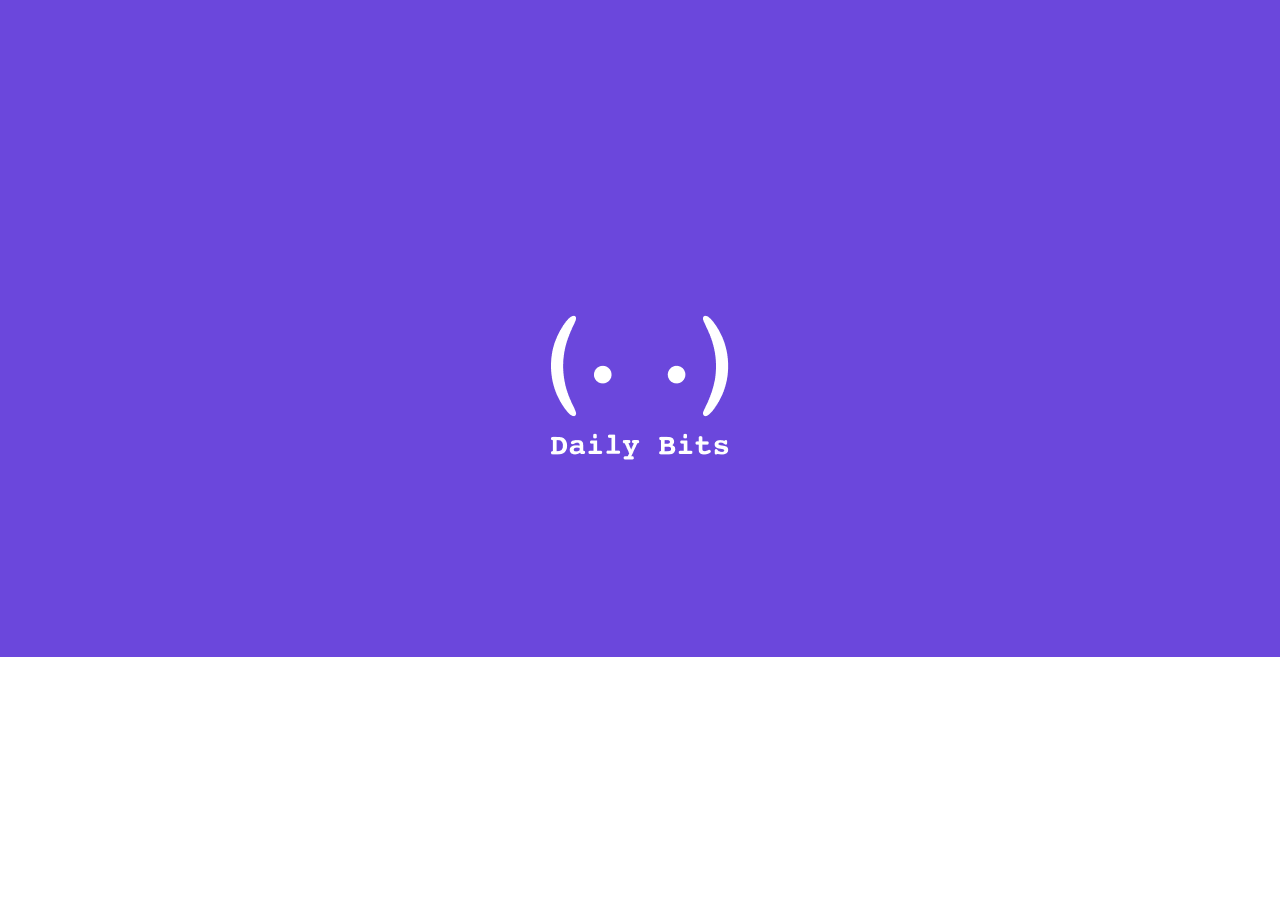
<file: index.html>
<!DOCTYPE html>
<html lang="es">
    <head>
        <meta charset="UTF-8">
        <meta http-equiv="X-UA-Compatible" content="IE=edge">
        <meta name="viewport" content="width=device-width, initial-scale=1.0">
        <link rel="stylesheet" href="css/style.css">
        

        <link rel="preconnect" href="https://fonts.googleapis.com">
        <link rel="preconnect" href="https://fonts.gstatic.com" crossorigin>
        <link href="https://fonts.googleapis.com/css2?family=Inter:wght@200&display=swap" rel="stylesheet">

        <link href="https://cdn.jsdelivr.net/npm/bootstrap@5.0.2/dist/css/bootstrap.min.css" rel="stylesheet" integrity="sha384-EVSTQN3/azprG1Anm3QDgpJLIm9Nao0Yz1ztcQTwFspd3yD65VohhpuuCOmLASjC" crossorigin="anonymous">
        <title>Daily bits</title>
    </head>

    <body>
        
        <div class="container-fluid">
            <div class="text-center">
                <a href="IndexApp.html"><img src="./assets/logo.png" class="img-fluid"  alt="logo_daily"></a>
              </div>
            
        </div>

        <script src="https://cdn.jsdelivr.net/npm/bootstrap@5.0.2/dist/js/bootstrap.bundle.min.js" integrity="sha384-MrcW6ZMFYlzcLA8Nl+NtUVF0sA7MsXsP1UyJoMp4YLEuNSfAP+JcXn/tWtIaxVXM" crossorigin="anonymous"></script>
        
    </body>
</html>
</file>
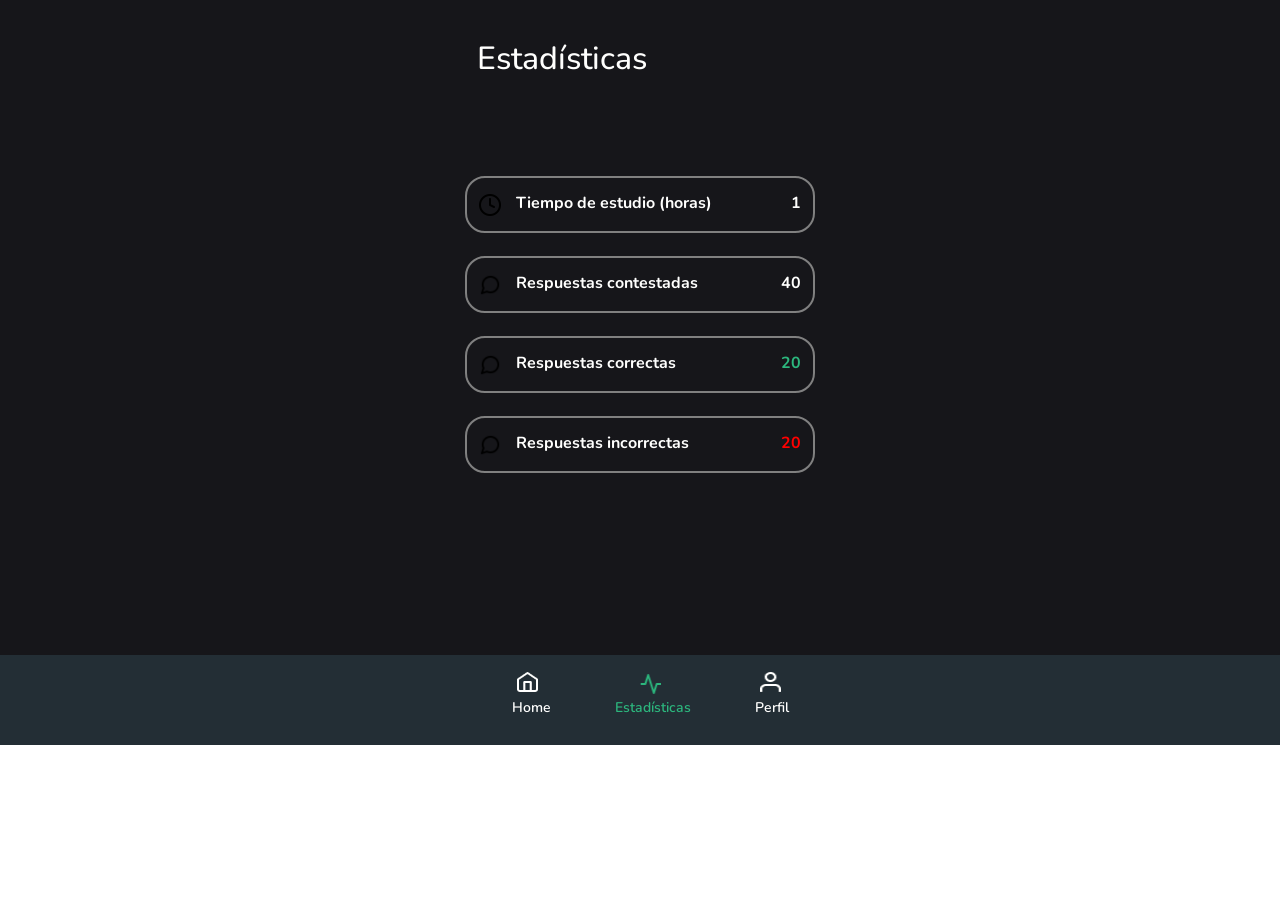
<file: estadisticas.html>
<!DOCTYPE html>
<html lang="es">

<head>
    <meta charset="UTF-8">
    <meta http-equiv="X-UA-Compatible" content="IE=edge">
    <meta name="viewport" content="width=device-width, initial-scale=1.0">
    <link rel="stylesheet" href="css/style.css">
    <link rel="stylesheet" href="https://cdnjs.cloudflare.com/ajax/libs/animate.css/4.1.1/animate.min.css" />
    <link rel="preconnect" href="https://fonts.googleapis.com">
    <link rel="preconnect" href="https://fonts.gstatic.com" crossorigin>
    <link href="https://fonts.googleapis.com/css2?family=Inter:wght@200&family=Nunito:wght@200&display=swap"
        rel="stylesheet">


    <link href="https://cdn.jsdelivr.net/npm/bootstrap@5.0.2/dist/css/bootstrap.min.css" rel="stylesheet"
        integrity="sha384-EVSTQN3/azprG1Anm3QDgpJLIm9Nao0Yz1ztcQTwFspd3yD65VohhpuuCOmLASjC" crossorigin="anonymous">
    <title>Daily bits</title>
</head>

<body>



    <div class="container-fluid indexApp">

        
        <div class="container estadisticas">

            <div class="text-center">
                <h2 style="text-align: start;margin-bottom: 30%;">Estadísticas</h2>
            </div>



            <div class="row" style="flex-direction: column;">

                <div class="col estadistica">
                    <img src="./assets/reloj.png">
                    <p>Tiempo de estudio (horas)</p>
                    <div class="estadistica--p"><p>1</p></div>
                </div>

                <div class="col estadistica">
                    <img src="./assets/message-circle.png">
                    <p>Respuestas contestadas</p>
                    <div class="estadistica--p"><p>40</p></div>
                </div>

                <div class="col estadistica">
                    <img src="./assets/message-circle.png">
                    <p>Respuestas correctas</p>
                    <div class="estadistica--p"><p style="color:#2CB67D;">20</p></div>
                </div>

                <div class="col estadistica">
                    <img src="./assets/message-circle.png">
                    <p>Respuestas incorrectas</p>
                    <div class="estadistica--p"><p  style="color:red;">20</p></div>
                </div>
            </div>
        </div>

    </div>




    <nav class="navbar navbar-light bg-light">
        <div class="container-fluid nav">


            <a class="navbar-brand" href="IndexApp.html">
                <img src="./assets/home-white.png" id="menu__img">
                <p>Home</p>
            </a>

            <a class="navbar-brand" href="#">
                <img src="./assets/estadistica-green.png" id="imgEstadistica">
                <p style="color:#2CB67D;">Estadísticas</p>
            </a>

            <a class="navbar-brand" href="#">
                <img src="./assets/perfil.png" id="menu__img">
                <p>Perfil</p>
            </a>




        </div>
    </nav>


    <script src="https://cdn.jsdelivr.net/npm/bootstrap@5.0.2/dist/js/bootstrap.bundle.min.js"
        integrity="sha384-MrcW6ZMFYlzcLA8Nl+NtUVF0sA7MsXsP1UyJoMp4YLEuNSfAP+JcXn/tWtIaxVXM"
        crossorigin="anonymous"></script>
</body>

</html>
</file>
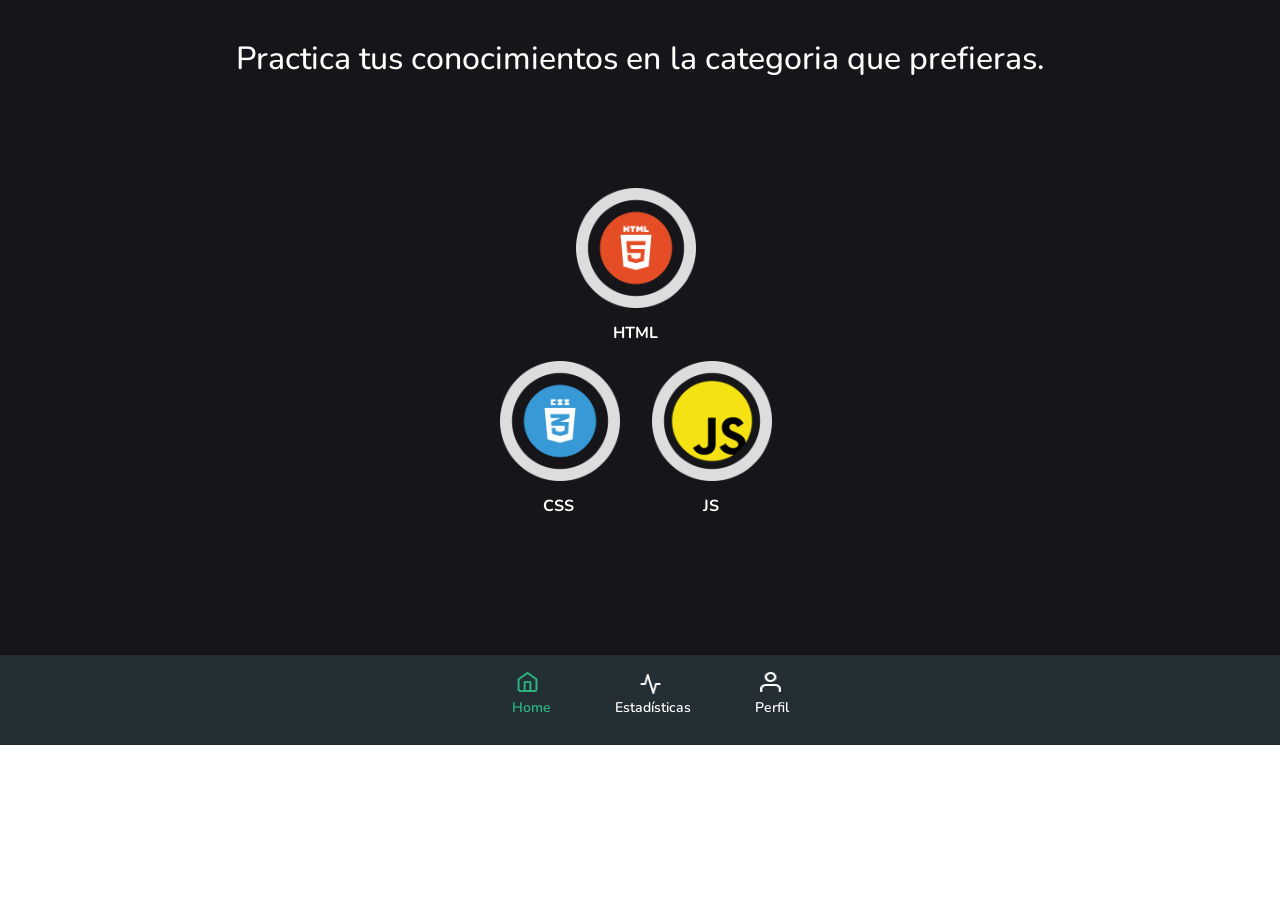
<file: IndexApp.html>
<!DOCTYPE html>
<html lang="es">

<head>
    <meta charset="UTF-8">
    <meta http-equiv="X-UA-Compatible" content="IE=edge">
    <meta name="viewport" content="width=device-width, initial-scale=1.0">
    <link rel="stylesheet" href="css/style.css">
    <link rel="stylesheet" href="https://cdnjs.cloudflare.com/ajax/libs/animate.css/4.1.1/animate.min.css" />

    <link rel="preconnect" href="https://fonts.googleapis.com">
    <link rel="preconnect" href="https://fonts.gstatic.com" crossorigin>
    <link href="https://fonts.googleapis.com/css2?family=Inter:wght@200&family=Nunito:wght@200&display=swap"
        rel="stylesheet">


    <link href="https://cdn.jsdelivr.net/npm/bootstrap@5.0.2/dist/css/bootstrap.min.css" rel="stylesheet"
        integrity="sha384-EVSTQN3/azprG1Anm3QDgpJLIm9Nao0Yz1ztcQTwFspd3yD65VohhpuuCOmLASjC" crossorigin="anonymous">
    <title>Daily bits</title>
</head>

<body>



    <div class="container-fluid indexApp">

        <div class="text-center">
            <h2>Practica tus conocimientos en la categoria que prefieras.</h2>
        </div>

        <div class="row row-cols-2">

            <div class="col">
                <a href="#">
                    <img src="./assets/icon3.png">
                </a>
                <p>JS</p>
            </div>

            <div class="col">
                <a href="./PreguntasCSS/preguntaCss1.html">
                    <img src="./assets/icon2.png">
                </a>
                <p>CSS</p>
            </div>



            <div class="col">
                <a href="./PreguntasHtml/pregunta1.html">
                    <img src="./assets/icon1.png" id="img-html">
                </a>
                <p>HTML</p>
            </div>

        </div>

    </div>
    <!--FIN INDEXAPP-->


    <nav class="navbar navbar-light bg-light">
        <div class="container-fluid nav">


            <a class="navbar-brand" href="#">
                <img src="./assets/home.png" id="menu__img">
                <p style="color:#2CB67D;">Home</p>
            </a>

            <a class="navbar-brand" href="estadisticas.html">
                <img src="./assets/estadistica.png" id="imgEstadistica">
                <p>Estadísticas</p>
            </a>

            <a class="navbar-brand" href="#">
                <img src="./assets/perfil.png" id="menu__img">
                <p>Perfil</p>
            </a>




        </div>
    </nav>

<script src="../js/script.js"></script>
    <script src="https://cdn.jsdelivr.net/npm/bootstrap@5.0.2/dist/js/bootstrap.bundle.min.js"
        integrity="sha384-MrcW6ZMFYlzcLA8Nl+NtUVF0sA7MsXsP1UyJoMp4YLEuNSfAP+JcXn/tWtIaxVXM"
        crossorigin="anonymous"></script>
</body>

</html>
</file>
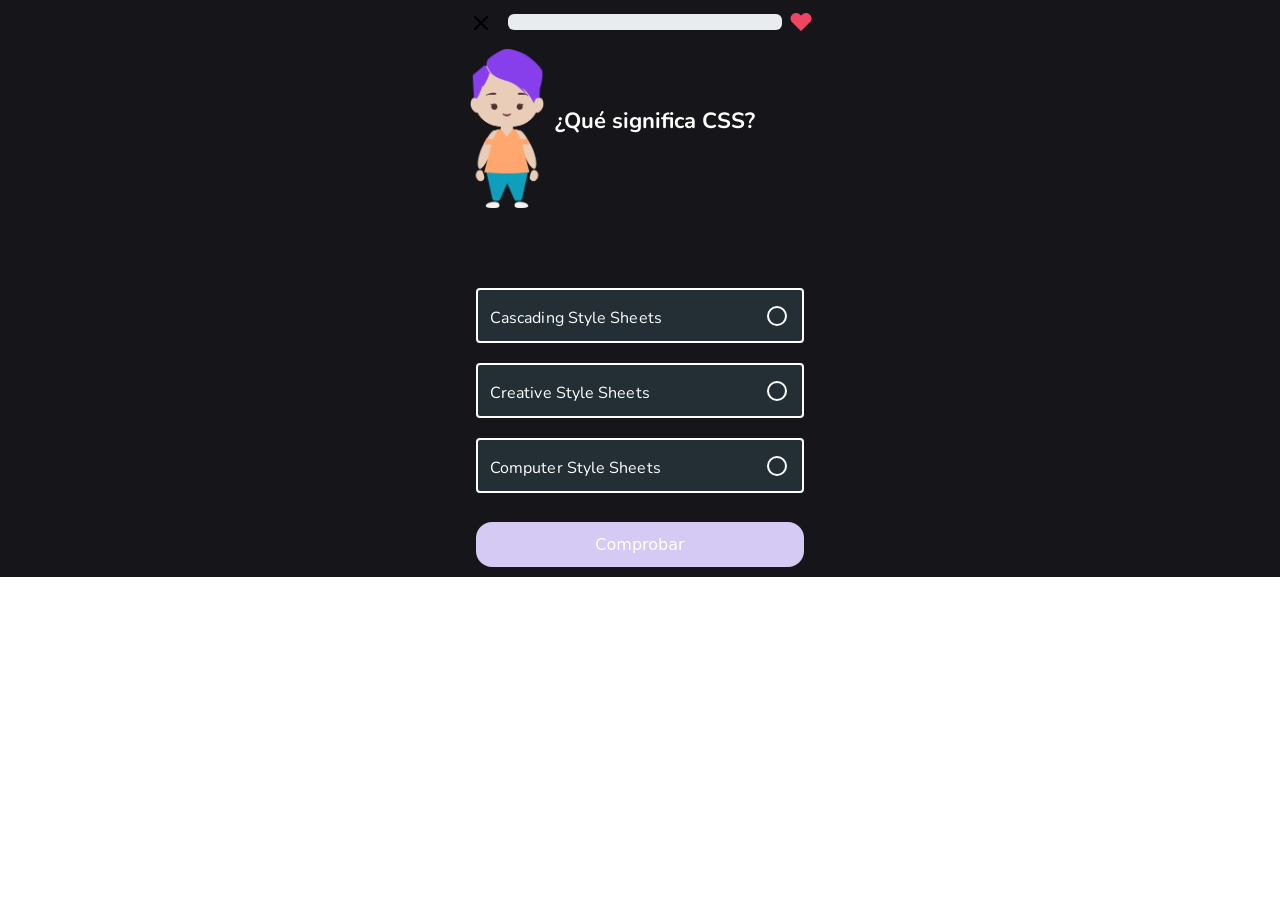
<file: PreguntasCSS/preguntaCss1.html>
<!DOCTYPE html>
<html lang="es">

<head>
    <meta charset="UTF-8">
    <meta http-equiv="X-UA-Compatible" content="IE=edge">
    <meta name="viewport" content="width=device-width, initial-scale=1.0">
    <link rel="stylesheet" href="../css/style.css">
    <link rel="stylesheet" href="https://cdnjs.cloudflare.com/ajax/libs/animate.css/4.1.1/animate.min.css" />

    <link rel="preconnect" href="https://fonts.googleapis.com">
    <link rel="preconnect" href="https://fonts.gstatic.com" crossorigin>
    <link href="https://fonts.googleapis.com/css2?family=Inter:wght@200&family=Nunito:wght@200&display=swap"
        rel="stylesheet">
    <link href="https://cdn.jsdelivr.net/npm/bootstrap@5.0.2/dist/css/bootstrap.min.css" rel="stylesheet"
        integrity="sha384-EVSTQN3/azprG1Anm3QDgpJLIm9Nao0Yz1ztcQTwFspd3yD65VohhpuuCOmLASjC" crossorigin="anonymous">
    <title>Daily bits</title>
</head>

<body>

    <div class="questionHTML">

        <div class="questionsCSSone">

            <header class="header__questionHTML">
                <a href="../IndexApp.html">
                    <img src="../assets/x.png">
                </a>
    
                <div class="progress">
                    <div id="barra" class="progress-bar animacion" role="progressbar"></div>
                  </div>
                <img src="../assets/heart.png">
                <div id="contador"></div>
            </header>

            <div class="container_questionHTML">
                <img src="../assets/cssChild.png">

                <p>¿Qué significa CSS?</p>
            </div>


            <div class="container__input">
                <label class="container__label">Cascading Style Sheets
                    <input id="main-input" name="input-radio" value="main" type="radio" class="input-radio">

                </label>

                <label class="container__label">Creative Style Sheets
                    <input name="input-radio" value="section" type="radio" class="input-radio">
                </label>

                <label class="container__label">Computer Style Sheets
                    <input name="input-radio" value="header" type="radio" class="input-radio">
                </label>
                <div class="mostrar">

                    <a class="container__input--button">Comprobar</a>
                </div>
            </div>
        </div>
        <!--Fin questionsTwo-->



    </div>
    <!--fin question html-->


    <script src="../js/script.js" type="module"></script>
    <script src="https://cdn.jsdelivr.net/npm/bootstrap@5.0.2/dist/js/bootstrap.bundle.min.js"
        integrity="sha384-MrcW6ZMFYlzcLA8Nl+NtUVF0sA7MsXsP1UyJoMp4YLEuNSfAP+JcXn/tWtIaxVXM"
        crossorigin="anonymous"></script>

</body>

</html>
</file>
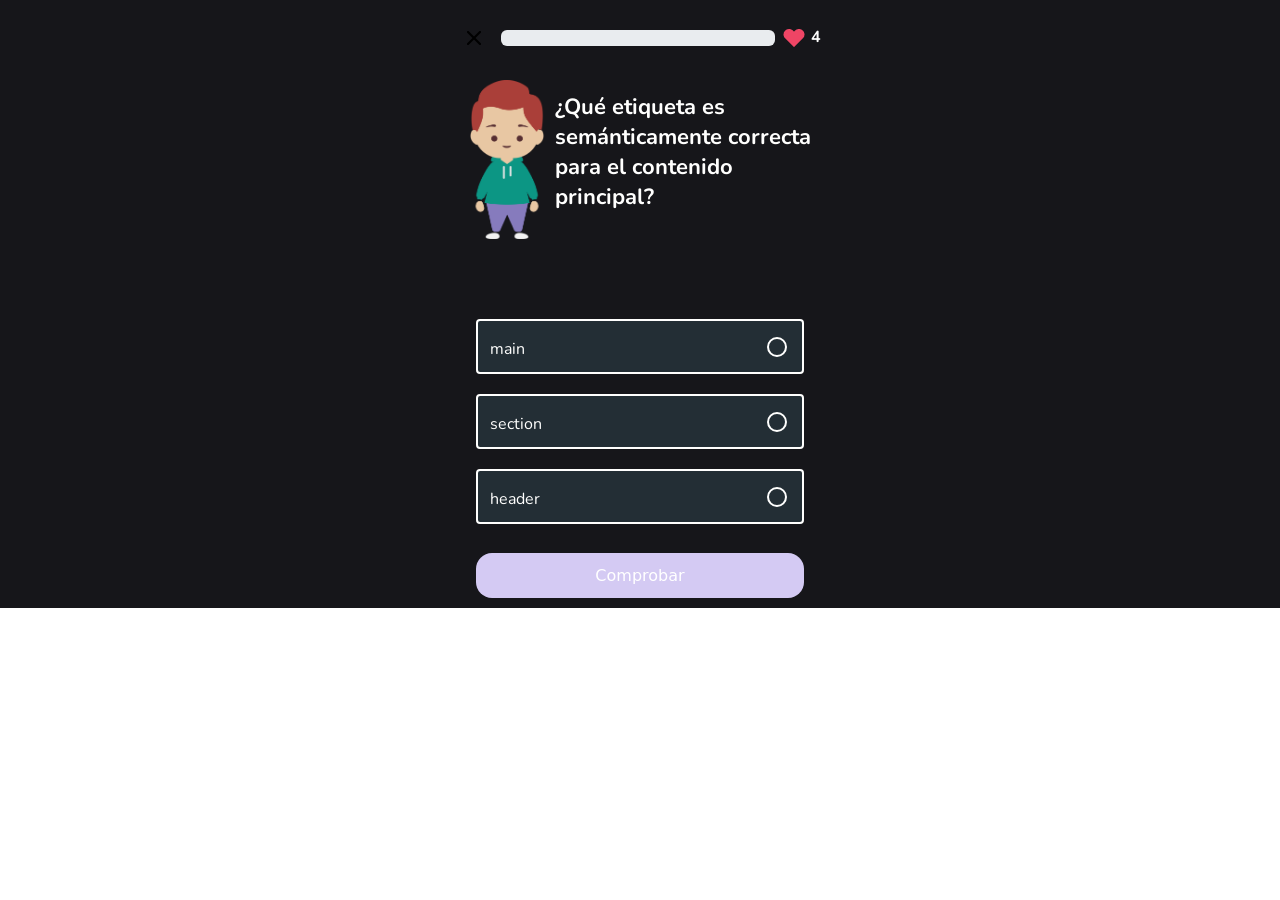
<file: PreguntasHtml/pregunta1.html>
<!DOCTYPE html>
<html lang="es">

<head>
    <meta charset="UTF-8">
    <meta http-equiv="X-UA-Compatible" content="IE=edge">
    <meta name="viewport" content="width=device-width, initial-scale=1.0">
    <link rel="stylesheet" href="../css/style.css">
    <link rel="stylesheet" href="https://cdnjs.cloudflare.com/ajax/libs/animate.css/4.1.1/animate.min.css" />

    <link rel="preconnect" href="https://fonts.googleapis.com">
    <link rel="preconnect" href="https://fonts.gstatic.com" crossorigin>
    <link href="https://fonts.googleapis.com/css2?family=Inter:wght@200&family=Nunito:wght@200&display=swap"
        rel="stylesheet">
    <link href="https://cdn.jsdelivr.net/npm/bootstrap@5.0.2/dist/css/bootstrap.min.css" rel="stylesheet"
        integrity="sha384-EVSTQN3/azprG1Anm3QDgpJLIm9Nao0Yz1ztcQTwFspd3yD65VohhpuuCOmLASjC" crossorigin="anonymous">
    <title>Daily bits</title>
</head>

<body>

    <div class="questionHTML">

      

        <div class="questionsOne" style="display: flex;">

            <header class="header__questionHTML">
                <a href="../IndexApp.html" id="irHome">
                    <img src="../assets/x.png">
                </a>
    
                <div class="progress">
                    <div id="barra" class="progress-bar animacion" role="progressbar"></div>
                  </div>
                <img src="../assets/heart.png">
                <div id="contador"></div>
            </header>

            <div class="container_questionHTML">
                <img src="../assets/child.png">

                <p>¿Qué etiqueta es semánticamente correcta para el contenido principal?</p>
            </div>


            <div class="container__input">
                <label class="container__label">main
                    <input id="main-input" name="input-radio" value="main" type="radio" class="input-radio">

                </label>

                <label class="container__label">section
                    <input name="input-radio" value="section" type="radio" class="input-radio">
                </label>

                <label class="container__label">header
                    <input name="input-radio" value="header" type="radio" class="input-radio">
                </label>

                <div class="mostrar">
                </div>
                <a class="container__input--button">Comprobar</a>

            </div>
        </div>
        <!--Fin questionsOne-->
    </div>
    <!--fin question html-->

     



    <script src="../js/script.js"></script>
    <script src="https://cdn.jsdelivr.net/npm/bootstrap@5.0.2/dist/js/bootstrap.bundle.min.js"
        integrity="sha384-MrcW6ZMFYlzcLA8Nl+NtUVF0sA7MsXsP1UyJoMp4YLEuNSfAP+JcXn/tWtIaxVXM"
        crossorigin="anonymous"></script>
</body>

</html>
</file>
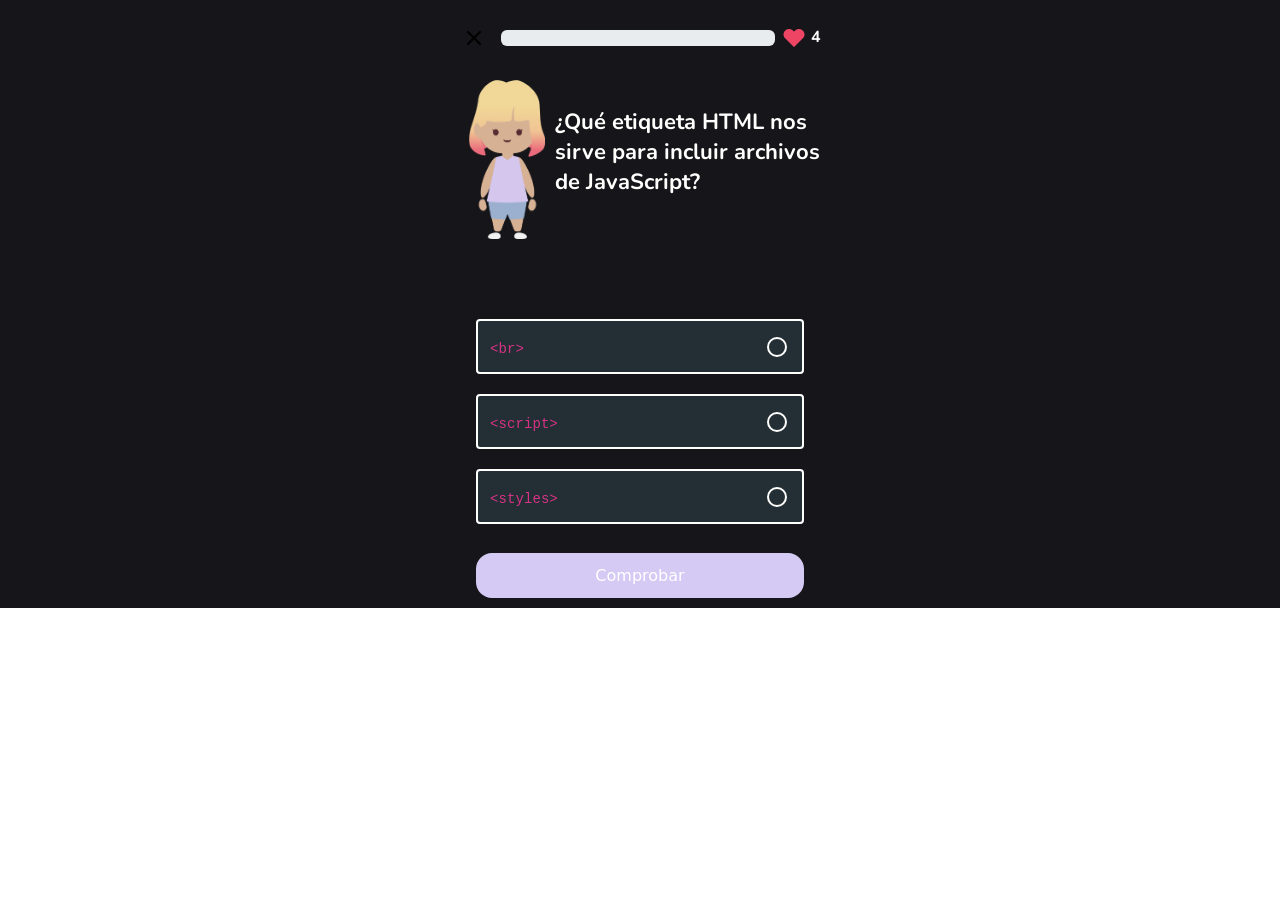
<file: PreguntasHtml/pregunta2.html>
<!DOCTYPE html>
<html lang="es">

<head>
    <meta charset="UTF-8">
    <meta http-equiv="X-UA-Compatible" content="IE=edge">
    <meta name="viewport" content="width=device-width, initial-scale=1.0">
    <link rel="stylesheet" href="../css/style.css">
    <link rel="stylesheet" href="https://cdnjs.cloudflare.com/ajax/libs/animate.css/4.1.1/animate.min.css" />

    <link rel="preconnect" href="https://fonts.googleapis.com">
    <link rel="preconnect" href="https://fonts.gstatic.com" crossorigin>
    <link href="https://fonts.googleapis.com/css2?family=Inter:wght@200&family=Nunito:wght@200&display=swap"
        rel="stylesheet">
    <link href="https://cdn.jsdelivr.net/npm/bootstrap@5.0.2/dist/css/bootstrap.min.css" rel="stylesheet"
        integrity="sha384-EVSTQN3/azprG1Anm3QDgpJLIm9Nao0Yz1ztcQTwFspd3yD65VohhpuuCOmLASjC" crossorigin="anonymous">
    <title>Daily bits</title>
</head>

<body>

    <div class="questionHTML">

        <div class="questionsTwo">

            <header class="header__questionHTML">
                <a href="../IndexApp.html">
                    <img src="../assets/x.png">
                </a>
    
                <div class="progress">
                    <div id="barra" class="progress-bar animacion" role="progressbar"></div>
                  </div>
                <img src="../assets/heart.png">
                <div id="contador"></div>
            </header>

            <div class="container_questionHTML">
                <img src="../assets/niña.png">

                <p>¿Qué etiqueta HTML nos sirve para incluir archivos de JavaScript?</p>
            </div>


            <div class="container__input">
                <label class="container__label"><code id="code-Pregunta2-section1"></code>
                    <input id="main-input" name="input-radio" value="main" type="radio" class="input-radio">

                </label>

                <label class="container__label"><code id="code-Pregunta2-section2"></code>
                    <input name="input-radio" value="section" type="radio" class="input-radio">
                </label>

                <label class="container__label"><code id="code-Pregunta2-section3"></code>
                    <input name="input-radio" value="header" type="radio" class="input-radio">
                </label>
                <div class="mostrar">

                    <a class="container__input--button">Comprobar</a>
                </div>
            </div>
        </div>
        <!--Fin questionsTwo-->



    </div>
    <!--fin question html-->


    <script src="../js/script.js"></script>
    <script src="https://cdn.jsdelivr.net/npm/bootstrap@5.0.2/dist/js/bootstrap.bundle.min.js"
        integrity="sha384-MrcW6ZMFYlzcLA8Nl+NtUVF0sA7MsXsP1UyJoMp4YLEuNSfAP+JcXn/tWtIaxVXM"
        crossorigin="anonymous"></script>

</body>

</html>
</file>
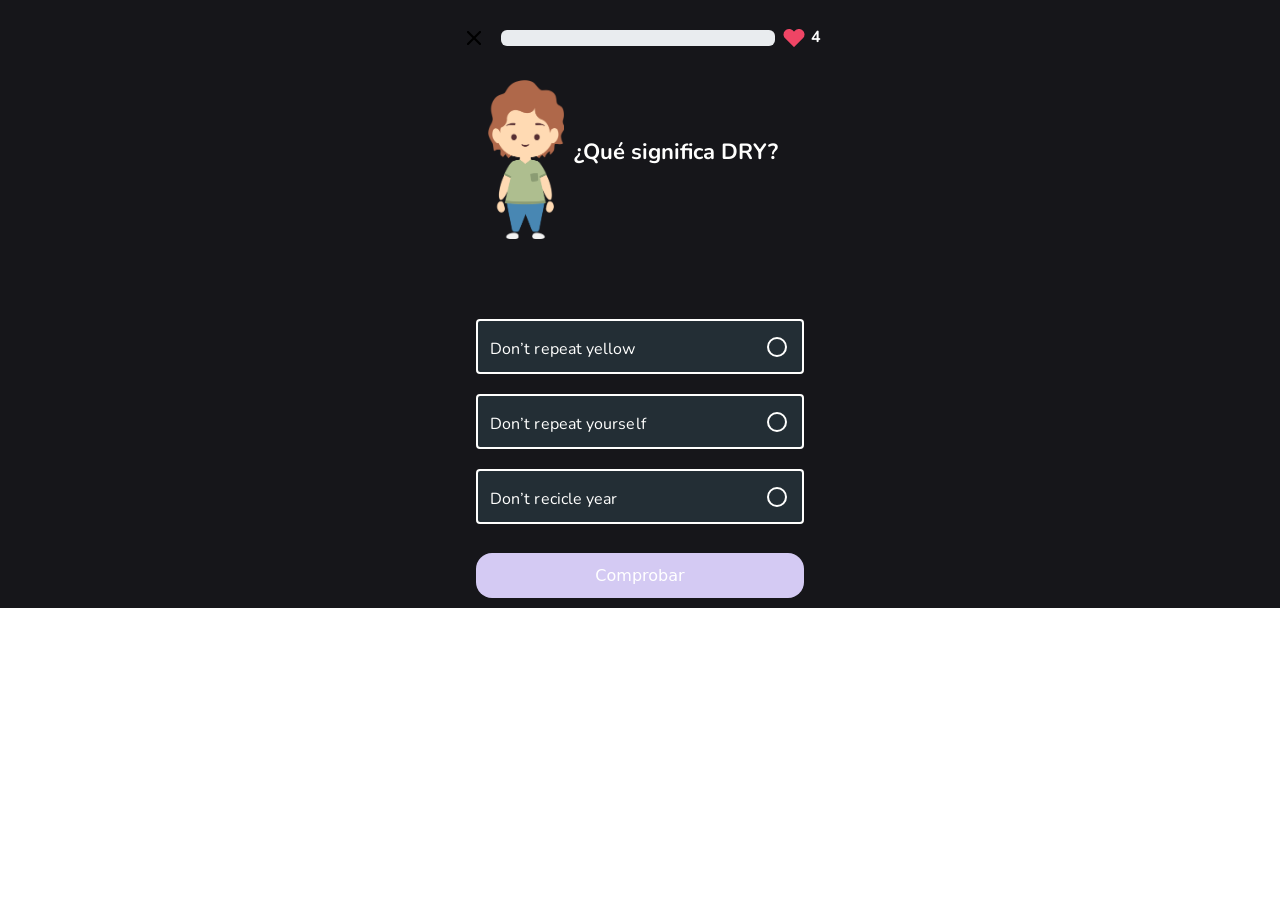
<file: PreguntasHtml/pregunta3.html>
<!DOCTYPE html>
<html lang="es">

<head>
    <meta charset="UTF-8">
    <meta http-equiv="X-UA-Compatible" content="IE=edge">
    <meta name="viewport" content="width=device-width, initial-scale=1.0">
    <link rel="stylesheet" href="../css/style.css">
    <link rel="stylesheet" href="https://cdnjs.cloudflare.com/ajax/libs/animate.css/4.1.1/animate.min.css" />

    <link rel="preconnect" href="https://fonts.googleapis.com">
    <link rel="preconnect" href="https://fonts.gstatic.com" crossorigin>
    <link href="https://fonts.googleapis.com/css2?family=Inter:wght@200&family=Nunito:wght@200&display=swap"
        rel="stylesheet">
    <link href="https://cdn.jsdelivr.net/npm/bootstrap@5.0.2/dist/css/bootstrap.min.css" rel="stylesheet"
        integrity="sha384-EVSTQN3/azprG1Anm3QDgpJLIm9Nao0Yz1ztcQTwFspd3yD65VohhpuuCOmLASjC" crossorigin="anonymous">
    <title>Daily bits</title>
</head>

<body>

    <div class="questionHTML">

      

        <div class="questionsThree">

            <header class="header__questionHTML">
                <a href="../IndexApp.html">
                    <img src="../assets/x.png">
                </a>
    
                <div class="progress">
                    <div id="barra" class="progress-bar  animacion" role="progressbar"></div>
                  </div>
                <img src="../assets/heart.png">
                <div id="contador"></div>
            </header>
            <div class="container_questionHTML">
                <img src="../assets/child2.png">

                <p style="width: 60%;">¿Qué significa DRY?</p>
            </div>


            <div class="container__input">
                <label class="container__label">Don’t repeat yellow
                    <input name="input-radio" value="main" type="radio" class="input-radio">

                </label>

                <label class="container__label">Don’t repeat yourself
                    <input name="input-radio" value="section" type="radio" class="input-radio">
                </label>

                <label class="container__label">Don’t recicle year
                    <input name="input-radio" value="header" type="radio" class="input-radio">
                </label>
                <div class="mostrar"></div>
                <a class="container__input--button">Comprobar</a>
            </div>
        </div>

    </div>
    <!--fin question html-->


    <script src="../js/script.js"></script>
    <script src="https://cdn.jsdelivr.net/npm/bootstrap@5.0.2/dist/js/bootstrap.bundle.min.js"
        integrity="sha384-MrcW6ZMFYlzcLA8Nl+NtUVF0sA7MsXsP1UyJoMp4YLEuNSfAP+JcXn/tWtIaxVXM"
        crossorigin="anonymous"></script>
</body>

</html>
</file>
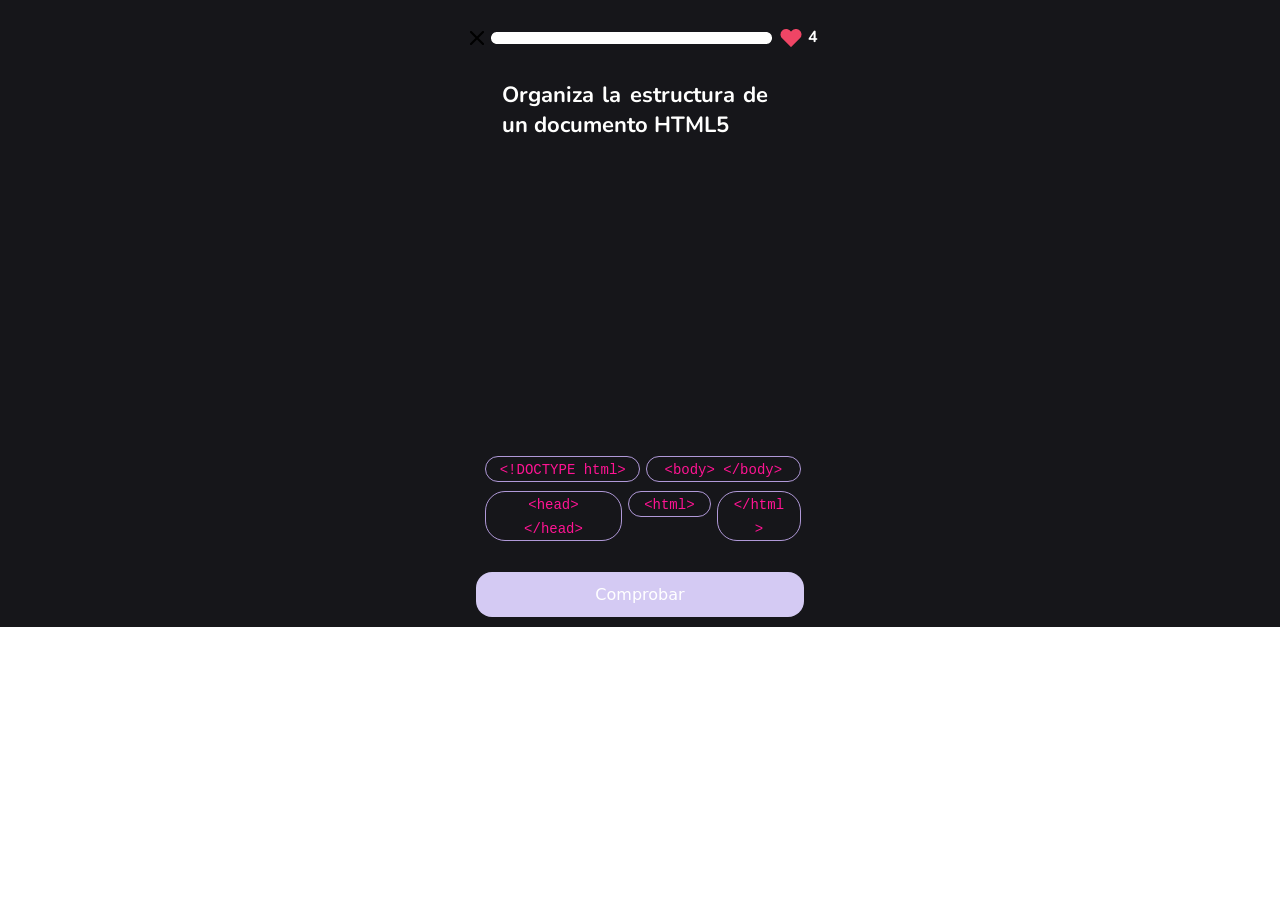
<file: PreguntasHtml/pregunta4.html>
<!DOCTYPE html>
<html lang="es">

<head>
    <meta charset="UTF-8">
    <meta http-equiv="X-UA-Compatible" content="IE=edge">
    <meta name="viewport" content="width=device-width, initial-scale=1.0">
    <link rel="stylesheet" href="../css/style.css">
    <link rel="stylesheet" href="https://cdnjs.cloudflare.com/ajax/libs/animate.css/4.1.1/animate.min.css" />

    <link rel="preconnect" href="https://fonts.googleapis.com">
    <link rel="preconnect" href="https://fonts.gstatic.com" crossorigin>
    <link href="https://fonts.googleapis.com/css2?family=Inter:wght@200&family=Nunito:wght@200&display=swap"
        rel="stylesheet">
    <link href="https://cdn.jsdelivr.net/npm/bootstrap@5.0.2/dist/css/bootstrap.min.css" rel="stylesheet"
        integrity="sha384-EVSTQN3/azprG1Anm3QDgpJLIm9Nao0Yz1ztcQTwFspd3yD65VohhpuuCOmLASjC" crossorigin="anonymous">
    <title>Daily bits</title>
</head>

<body>

    <div class="questionHTML" style="justify-content: flex-start;">



        <div class="questionsFour">

            <header class="header__questionHTML">
                <a href="../IndexApp.html">
                    <img src="../assets/x.png">
                </a>

                <img src="../assets/Rectangle.png">
                <img src="../assets/heart.png">
                <div id="contador"></div>
            </header>

            <div class="container_questionHTML">
                <p style="text-align: justify;">Organiza la estructura de un documento HTML5</p>
            </div>

            <div class="organizar">
            </div>

            <div class="container pregunta4">
                <div class="row">
                    <div class="col pregunta4">
                        <a><code id="code-pregunta4-section1"></code></a>
                    </div>

                    <div class="col pregunta4">
                        <a><code id="code-pregunta4-section2"></code></a>
                    </div>
                </div>
                <div class="row">
                    <div class="col pregunta4">
                        <a><code id="code-pregunta4-section3"></code></a>
                    </div>
                    <div class="col pregunta4" id="html-col">
                        <a><code id="code-pregunta4-section4"></code></a>
                    </div>
                    <div class="col  pregunta4" id="html-col">
                        <a><code id="code-pregunta4-section5"></code></a>
                    </div>
                </div>
            </div>

            <div class="container__input">

                <a href="pregunta5.html" class="container__input--button">Comprobar</a>
            </div>


        </div>
    </div>
    </div>
    <!--fin question html-->


    <script src="../js/script.js" ></script>
    <script src="https://cdn.jsdelivr.net/npm/bootstrap@5.0.2/dist/js/bootstrap.bundle.min.js"
        integrity="sha384-MrcW6ZMFYlzcLA8Nl+NtUVF0sA7MsXsP1UyJoMp4YLEuNSfAP+JcXn/tWtIaxVXM"
        crossorigin="anonymous"></script>

</body>

</html>
</file>
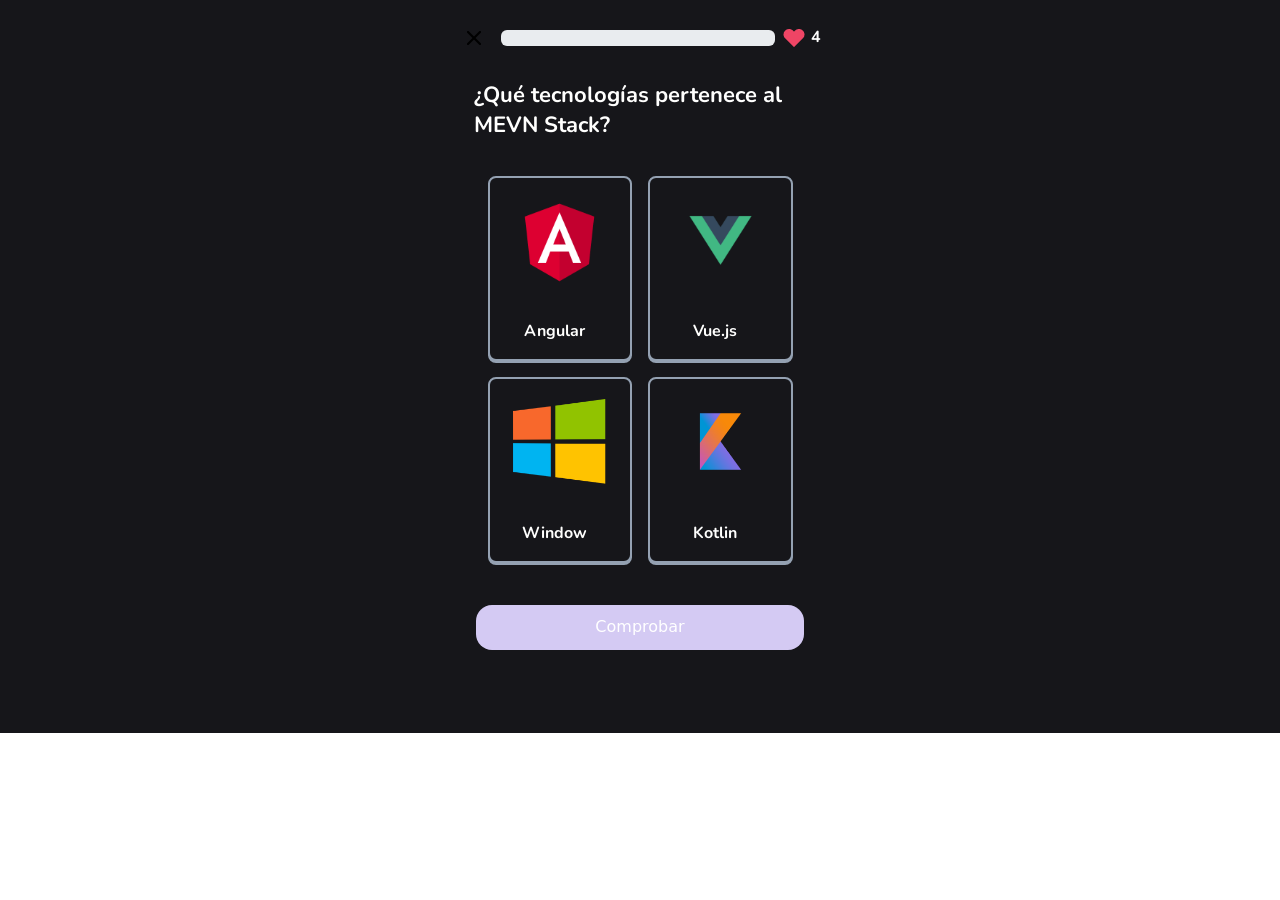
<file: PreguntasHtml/pregunta5.html>
<!DOCTYPE html>
<html lang="es">

<head>
    <meta charset="UTF-8">
    <meta http-equiv="X-UA-Compatible" content="IE=edge">
    <meta name="viewport" content="width=device-width, initial-scale=1.0">
    <link rel="stylesheet" href="../css/style.css">
    <link rel="stylesheet" href="https://cdnjs.cloudflare.com/ajax/libs/animate.css/4.1.1/animate.min.css" />

    <link rel="preconnect" href="https://fonts.googleapis.com">
    <link rel="preconnect" href="https://fonts.gstatic.com" crossorigin>
    <link href="https://fonts.googleapis.com/css2?family=Inter:wght@200&family=Nunito:wght@200&display=swap"
        rel="stylesheet">
    <link href="https://cdn.jsdelivr.net/npm/bootstrap@5.0.2/dist/css/bootstrap.min.css" rel="stylesheet"
        integrity="sha384-EVSTQN3/azprG1Anm3QDgpJLIm9Nao0Yz1ztcQTwFspd3yD65VohhpuuCOmLASjC" crossorigin="anonymous">
    <title>Daily bits</title>
</head>

<body>

    <div class="questionHTML">



        <div class="questionsFive">

            <header class="header__questionHTML">
                <a href="../IndexApp.html">
                    <img src="../assets/x.png">
                </a>

                <div class="progress">
                    <div id="barra" class="progress-bar  animacion" role="progressbar"></div>
                  </div>
                <img src="../assets/heart.png">
                <div id="contador"></div>
            </header>

            <div class="container_questionHTML">
                <p style="width: 70%;">¿Qué tecnologías pertenece al MEVN Stack?</p>
            </div>

            <div class="container pregunta5">

                <div class="row row-cols-2 pregunta5">
                    <div class="col pregunta5">
                        <img src="../assets/angularLogo.png">
                        <a><p>Angular</p></a>
                    </div>
                    <div class="col pregunta5">
                        <img src="../assets/vuelogo.png">
                        <a><p>Vue.js</p></a>
                    </div>
                    <div class="col pregunta5">
                        <img src="../assets/windows.png">
                        <a><p>Window</p></a>
                    </div>
                    <div class="col pregunta5">
                        <img src="../assets/kotlin.png">
                        <a><p>Kotlin</p></a>
                    </div>
                </div>
            </div>
        </div>


        <div class="container__input">
            <div class="mostrar" style="margin-top: -70%;"></div>
            <a class="container__input--button">Comprobar</a>
        </div>


    </div>
    </div>
    <!--Fin questionsTwo-->



    </div>
    <!--fin question html-->


    <script src="../js/script.js" ></script>
    <script src="https://cdn.jsdelivr.net/npm/bootstrap@5.0.2/dist/js/bootstrap.bundle.min.js"
        integrity="sha384-MrcW6ZMFYlzcLA8Nl+NtUVF0sA7MsXsP1UyJoMp4YLEuNSfAP+JcXn/tWtIaxVXM"
        crossorigin="anonymous"></script>

</body>

</html>
</file>
<file: css/style.css>
body{
    margin: 0px;
    font-family: 'Inter', sans-serif;
}

/*****INDEX HTML****/
.container-fluid{
    
    background: #6B47DC;
    height: 657px;

}
.img-fluid{
    margin-top: 275px;
}

.text-center{
    transition-duration: 8s;
}
.text-center a:hover {
    opacity: 0.7;
}

/******CustomAnswer*******/
p.answer::after{
    content:var(--answer)
}

/******indexAPP******/
.container-fluid.indexApp {
    background: #16161A;
    width: 100%;
    height: 657px;
}
.text-center {
    font-family: Nunito;
    padding-top: 40px;
    font-style: normal;
    font-weight: 600;
    font-size: 18px;
    line-height: 25px;
    letter-spacing: 0.0015em;
    color: #FFFFFE;
}

.row.row-cols-2 {
    width: 345px;
    padding: 20px;
    margin: 90px auto;
    flex-flow: wrap-reverse;
    flex-direction: row-reverse;
    justify-content: center;
}

.col p {
    font-family: Nunito;
    font-weight: bold;
    font-size: 16px;
    text-align: center;
    margin-top: 13px;
    color: #FFFFFE;
    margin-left: -10px;
}

.col img{
    width: 120px;
    height: auto;
}


/*****NAV MENU PREGUNTAS*****/
.container-fluid.nav {
    height: 90px;
    background: #232E35;
    justify-content: center!important;
    margin-top: -10px;
    margin-bottom: -10px;
    align-items: center;
}

.navbar-brand{
    margin-right: 3rem;
    margin-left: 3rem;
}
#menu__img {
    margin-bottom: 5px;
    width: 21px;
    margin-left: 5px;
    height: 20px;
}

#imgEstadistica {
    width: 21px;
    margin-left: 25px;
    height: 20px;
}
.navbar-brand p{
    font-family: Nunito;
    color: #FFFFFE;
    font-style: normal;
    font-weight: 600;
    font-size: 14px;
    line-height: 19px;
    display: flex
}

.menu a img{
    margin-bottom: -8px;
}


/*****PREGUNTAS HTML*****/
.questionHTML {
    background: #16161A;
    height: auto;
    align-items: center;
    display: flex;
    flex-direction: column;
    /*padding-bottom: 5%;*/
    justify-content: center;
}

.header__questionHTML {
    display: flex;
    align-items: center;
    padding-top: 10px;
    justify-content: center;
}
.header__questionHTML a {
    text-decoration: none;
}
.header__questionHTML img {
    margin-left: 7px;
}
.header__questionHTML p {
    font-family: Nunito;
    /* font-style: normal; */
    font-weight: bold;
    font-size: 16px;
    margin-left: 5px;
    color: white;
    line-height: 24px;
    /* display: inline-flex; */
    /* text-align: center; */
    /* letter-spacing: 0.005em; */
    padding-top: 15px;
}

.container_questionHTML {
    display: flex;
    justify-content: center;
    margin-top: 15px;
    flex-wrap: wrap;
    margin-left: -20px;
    align-items: center;
}

/*********PREGUNTA UNO***********/
.questionsOne {
    justify-content: space-around;
    max-width: 415px;
    flex-wrap: wrap;
}
.container_questionHTML img {
    width: 76px;
    height: 159px;
    margin-left: 30px;
}
.container_questionHTML p {
    font-family: Nunito;
    font-style: normal;
    font-weight: bold;
    font-size: 22px;
    line-height: 30px;
    color: #FFFFFE;
    width: 266px;
    margin-left: 10px;
}

.container__input {
    display: flex;
    flex-direction: column;
    margin-top: 60px;
    justify-content: center;
    align-items: center;
}
.container__label {
    background: #232E35;
    border: 2px solid #FFFFFE;
    border-radius: 4px;
    font-family: Nunito;
    line-height: 24px;
    letter-spacing: 0.005em;
    color: #FFFFFE;
    width: 328px;
    /*height: 35px;*/
    display: flex;
    justify-content: space-between;
    align-items: flex-start;
    padding-top: 16px;
    margin-top: 20px;
    padding-left: 12px;
}

.input-radio {
    margin: 15px;
    margin-top: 0px;
    border: 2px solid #FFFFFE;
    width: 20px;
    height: 20px;
    -webkit-appearance: none;
    -moz-appearance: none;
    border-radius: 20px;
}

.input-radio:checked {
    background-image: url(../assets/Icons.png);
    background-size: 15px;
    border: 0px;
    image-rendering: inherit;
    background-repeat: round;
}

.container__input--button, .continuartrue, .continuarNottrue {
    margin-top: 29px;
    margin-bottom: 10px;
    width: 328px;
    height: 45px;
    background: #D4CAF3;
    border: 0px;
    border-radius: 16px;
    color: white;
    display: flex;
    font-weight: 500;
    align-items: center;
    justify-content: center;
}

/*********PREGUNTA 4********/
.col.pregunta4 {
    text-align: -webkit-center;
    margin-left: 6px;
    margin-top: 3%!important;
    height: max-content;
    border-radius: 20px;
    border: 1.8px solid #b099d8;
}
.container.pregunta4 {
    padding: 20px;
    display: flex;
    flex-direction: column;
    justify-content: center;
    width: 95%!important;
    margin-bottom: -22%;
    
}

#html-col {
    max-width: 26%;
}

a>code {
    color: deeppink!important;
}
.organizar {
    height: 250px;
}
.col.organizar-Respuestas{
    display: grid;
    border: 2px solid #72757e;
    height: 35px;
    box-sizing: border-box;
        align-items: center;
    box-shadow: 0px 2px 0px #94a1b2;
    border-radius: 16px;
}
.organizar {
    height: 250px;
    display: grid;
    width: 75%;
    margin-left: 36px;
    text-align: -webkit-center;
    grid-column: 1 / 4;
    grid-row: 1;
    grid-template-columns: repeat(2, 2fr);
    gap: 20px;
    margin-top: 20px;

}
/*******PREGUNTA 5***********/
.row.row-cols-2.pregunta5 {
    grid-template-columns: repeat(2, 3fr);
    display: grid;
    grid-template-columns: repeat(100px, 1fr);
    grid-gap: 1em;
    margin-top: 0%;

}
.col.pregunta5 {
    border: 2px solid;
    width: auto;
    text-align: -webkit-center;
    background: #16161A;
    border: 2px solid #94A1B2;
    box-sizing: border-box;
    box-shadow: 0px 2px 0px #94a1b2;
    border-radius: 8px;
}
.col.pregunta5 a {
font-family: Nunito;
font-style: normal;
font-weight: bold;
font-size: 16px;
line-height: 24px;
text-align: center;
letter-spacing: 0.005em;
color: #FFFFFE;
}
.col.pregunta5 img {
    width: 80%;
    height: 85px;
    margin-top: 20px;
    margin-bottom: 20%;
}

/*****FIN PREGUNTAS*****/

/*CODE AFTER*/

/*AFTER DE PREGUNTAS 2*/
#code-Pregunta2-section1::after{
    content: "<br>";
}

#code-Pregunta2-section2::after{
    content: "<script>";
}

#code-Pregunta2-section3::after{
    content: "<styles>";
}
/******************************/
/*AFTER DE PREGUNTAS 4*/
#code-pregunta4-section1::after{
    content:"<!DOCTYPE html>"
}
#code-pregunta4-section2::after{
    content:"<body> </body>"
}

#code-pregunta4-section3::after{
    content:"<head> </head>" 
}

#code-pregunta4-section4::after{
    content:"<html>" 
}

#code-pregunta4-section5::after{
    content:"</html>" 
}

.container.pregunta4.row{
    margin-right: calc(var(--bs-gutter-x) * -0.5)!important;
}

/*********** ALERT *************/
.alert {
    position: relative;
    padding: 1rem 1.4rem;
    margin-bottom: -2rem;
    border: 1px solid transparent;
    border-radius: -0.75rem;
}

.alert-success {
    color: #0f5132;
    background-color: #ACFFCF!important;
    border-color: #badbcc;
    margin-top: -3%;
}
.alert-success p .continuarNottrue p{
    font-family: Nunito;
    font-weight: bold;
    color: #16161A;
    margin-bottom: -8%;
}

.continuarNottrue{
    margin-top: 10%;
}



/*PARA ENLACES*/
a:hover {
    color: #ffffff!important;
}
a{
    text-decoration: none!important;
}


/********ESTADISTICA**********/
.container.estadisticas {
    max-width: 350px;
}

.col.estadistica p {
    flex: auto;
    display: flex;
    justify-content: space-between;
    margin-left: 15px;
}

.col.estadistica img {
    width: 22px;
    height: 22px;
}
.col.estadistica {
    display: flex;
    align-items: center;
    border: 2px solid grey;
    justify-content: space-evenly;
    margin-bottom: 23px;
    border-radius: 20px;
}

.progress{
    width: 274px;
    margin-left: 20px;
}

.inicio{
    width: 0%;

}


.primero{
    width:20%;
}


.segundo{
    width:40%;
}

.tercero{
    width:60%;
    
}

.quinto{
    width: 100%;
    
}
.animacion{
    transition: all 2s ease .5s;
}
</file>
